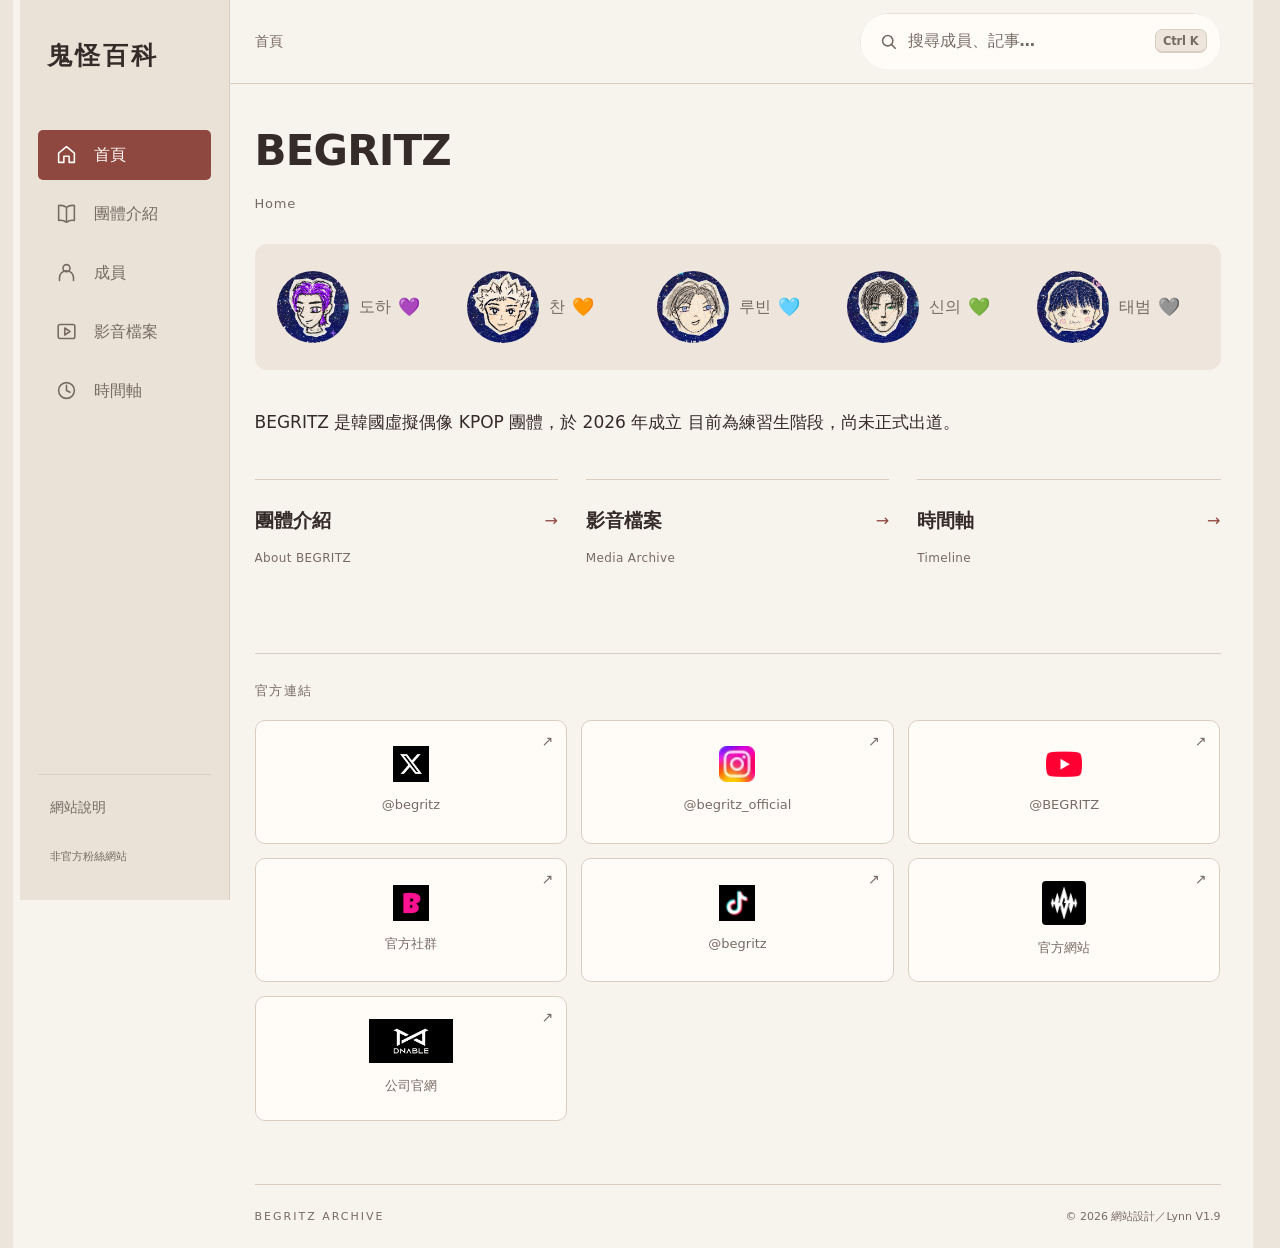
<file: index.html>
<!doctype html>
<html lang="zh-Hant" data-theme="warm"><head><meta charset="UTF-8"><meta name="viewport" content="width=device-width, initial-scale=1, viewport-fit=cover"><title>鬼怪百科-BEGRITZ STORE</title><link rel="stylesheet" href="style.css"><link rel="stylesheet" href="lucian.css"><link rel="stylesheet" href="enhancements.css"><link rel="stylesheet" href="release.css"><link rel="stylesheet" href="archive.css"><link rel="stylesheet" href="profile-pages.css"><link rel="stylesheet" href="editorial.css"><link rel="stylesheet" href="official-links.css"><link rel="stylesheet" href="topics.css"><link rel="stylesheet" href="topic-motion.css">
<meta name="description" content="BEGRITZ 非官方粉絲資料庫，整理團體介紹、成員資料、直播記事、影音檔案與時間軸。">
<link rel="canonical" href="https://ohlynnoh.github.io/begritzstore/">
<meta property="og:type" content="website">
<meta property="og:locale" content="zh_TW">
<meta property="og:site_name" content="鬼怪百科-BEGRITZ STORE">
<meta property="og:title" content="鬼怪百科-BEGRITZ STORE">
<meta property="og:description" content="BEGRITZ 非官方粉絲資料庫，整理團體介紹、成員資料、直播記事、影音檔案與時間軸。">
<meta property="og:url" content="https://ohlynnoh.github.io/begritzstore/">
<meta property="og:image" content="https://ohlynnoh.github.io/begritzstore/assets/share/begritz-banner-r3.jpg">
<meta property="og:image:secure_url" content="https://ohlynnoh.github.io/begritzstore/assets/share/begritz-banner-r3.jpg">
<meta property="og:image:type" content="image/jpeg">
<meta property="og:image:width" content="1707">
<meta property="og:image:height" content="282">
<meta property="og:image:alt" content="BEGRITZ 五位成員團體橫幅">
<meta name="twitter:card" content="summary_large_image">
<meta name="twitter:title" content="鬼怪百科-BEGRITZ STORE">
<meta name="twitter:description" content="BEGRITZ 非官方粉絲資料庫，整理團體介紹、成員資料、直播記事、影音檔案與時間軸。">
<meta name="twitter:image" content="https://ohlynnoh.github.io/begritzstore/assets/share/begritz-banner-r3.jpg">
<meta name="twitter:image:alt" content="BEGRITZ 五位成員團體橫幅">
<link rel="stylesheet" href="mobile-app.css">
<link rel="manifest" href="manifest.webmanifest">
<link rel="apple-touch-icon" href="assets/app-icon-192.png">
<meta name="theme-color" content="#eee7dd">
<meta name="apple-mobile-web-app-capable" content="yes">
</head>
<body><aside class="sidebar"><a class="wordmark" href="#/">鬼怪百科</a><nav id="navigation" aria-label="主要導覽"></nav><div class="sidebar-bottom"><a href="#/about">網站說明</a><small>非官方粉絲網站</small></div></aside><div class="workspace"><header><span id="breadcrumb">首頁</span><div class="search-slot"><div class="ux u046 is-closed" id="quick-palette">
  <div class="u046-pal">
    <label class="u046-field">
      <svg viewBox="0 0 24 24" aria-hidden="true"><circle cx="11" cy="11" r="6.5"/><path d="M16 16l4.5 4.5"/></svg>
      <input class="u046-in" type="text" role="combobox" aria-expanded="false" aria-autocomplete="list" autocomplete="off" spellcheck="false" placeholder="搜尋成員、記事…" aria-label="快速搜尋">
      <kbd class="u046-kbd u046-key">esc</kbd>
    </label>
    <div class="u046-body"><span class="u046-hl" aria-hidden="true"></span><ul class="u046-list" role="listbox" aria-label="搜尋結果"></ul></div>
    <div class="u046-foot" aria-hidden="true"><span><kbd class="u046-kbd">↑↓</kbd>移動</span><span><kbd class="u046-kbd">↵</kbd>開啟</span><span class="u046-done"></span></div>
  </div>
</div></div></header><main id="main" tabindex="-1"></main><footer><span>BEGRITZ ARCHIVE</span><span>© <span data-site-year>2026</span> 網站設計／Lynn V<span data-site-version>1.9</span></span></footer></div><dialog id="notice"><p id="notice-text"></p><button onclick="this.closest('dialog').close()">知道了</button></dialog><div class="ux u070" id="archive-notifications">
  
  <div class="u070-zone" role="region" aria-label="操作提示" tabindex="-1">
    <p class="u070-empty"></p>
    <div class="u070-live" aria-live="polite"></div>
  </div>
</div><script src="data.js"></script><script src="version.js"></script><script src="media-embed.js"></script><script src="topic-motion.js"></script><script src="app.js"></script><script src="lucian.js"></script><script src="ui.js" defer></script><button id="back-to-top" type="button" aria-label="回到頂端" title="回到頂端" hidden>↑</button></body></html>
</file>
<file: style.css>
:root{--canvas:#f7f3ed;--sidebar:#eae2d7;--line:#d8cec2;--ink:#352c29;--navy:#8f4840;--muted:#776b63;--link:#8f4840}*{box-sizing:border-box}body{margin:0;background:var(--canvas);color:var(--ink);font:16px/1.75 "Noto Sans TC","Microsoft JhengHei",system-ui,sans-serif}a{color:inherit;text-decoration:none}button,input,select,textarea{font:inherit}button,a,input,select,textarea{outline-offset:4px}button{cursor:pointer;border:1px solid var(--line);background:white;border-radius:5px;padding:8px 17px;color:var(--navy)}button:hover{background:#edf1f4}button.primary{background:var(--navy);color:white;border-color:var(--navy)}a:hover{color:var(--link)}.sidebar{position:fixed;inset:0 auto 0 0;width:238px;background:var(--sidebar);border-right:1px solid var(--line);padding:44px 22px;display:flex;flex-direction:column}.wordmark{font-size:25px;font-weight:700;letter-spacing:5px;margin:0 12px 48px}.wordmark span{display:block;font-size:10px;letter-spacing:4px;color:var(--muted);margin-top:4px}nav{display:grid;gap:9px}nav a{padding:11px 17px;border-radius:5px;color:#536273;display:flex;align-items:center;gap:17px}nav a.active{background:var(--navy);color:white}nav a b{font-weight:400;width:19px;text-align:center;font-size:19px}.sidebar-bottom{margin-top:auto;border-top:1px solid #cbd5de;padding:20px 12px 0;display:grid;gap:12px;font-size:14px;color:#536273}.sidebar-bottom a span{float:right}.sidebar-bottom small{font-size:11px;color:#798591;margin-top:15px}.workspace{margin-left:238px;min-height:100vh;display:flex;flex-direction:column}header{height:94px;border-bottom:1px solid #e1e6eb;padding:0 48px;display:flex;align-items:center;justify-content:space-between;gap:24px}#breadcrumb{color:var(--muted);font-size:14px}#search-form{display:flex;align-items:center;gap:12px;width:350px}#search-form>span{font-size:27px;color:#788795}input,select,textarea{border:1px solid var(--line);border-radius:5px;background:white;color:var(--ink);padding:10px 12px;width:100%}#global-search{border:0;background:transparent;padding:6px 0;font-size:14px}kbd{font:10px system-ui;color:#87919c;border:1px solid var(--line);border-radius:3px;padding:1px 5px}main{padding:48px;max-width:1500px;width:100%;margin:0 auto;flex:1}h1{font-size:32px;line-height:1.4;letter-spacing:.025em;margin:0 0 12px;font-weight:650}h2{font-size:20px;font-weight:650;margin:0}h3{font-size:17px;margin:0 0 7px}p{margin:0 0 16px}.muted{color:var(--muted);font-size:14px}.lead{margin-bottom:36px}.home-heading{display:flex;justify-content:space-between;align-items:flex-end;margin-bottom:34px}.home-heading p{margin:0}.small-mark{font-size:11px;letter-spacing:2px;color:#8a96a3}.member-strip{display:grid;grid-template-columns:repeat(5,1fr);padding:22px 0;border-top:1px solid var(--line);border-bottom:1px solid var(--line);margin-bottom:43px}.member-strip a{display:flex;justify-content:center;align-items:center;gap:10px;font-size:17px;border-right:1px solid var(--line)}.member-strip a:last-child{border:0}.heart{font-size:18px}.home-columns{display:grid;grid-template-columns:minmax(0,1.65fr) minmax(250px,1fr);gap:40px}.section-head{display:flex;align-items:center;justify-content:space-between;gap:20px;padding-bottom:17px;border-bottom:1px solid var(--line)}.section-head a{color:var(--link);font-size:13px}.empty{padding:50px 10px;text-align:center;color:#7c8793;font-size:14px}.empty strong{display:block;font-size:16px;font-weight:500;color:#5f6b79;margin-bottom:6px}.empty a{display:inline-block;margin-top:15px;color:var(--link);border-bottom:1px solid #b6c3cf}.home-side{border-left:1px solid #e0e5ea;padding-left:32px}.quick-links{display:grid;grid-template-columns:repeat(3,1fr);gap:26px;margin-top:46px;padding-top:27px;border-top:1px solid var(--line)}.quick-links a{font-size:15px}.quick-links span{float:right;color:#7d8b99}.intro{max-width:760px;margin-bottom:42px}.intro p{font-size:17px;line-height:2}.metadata{display:grid;grid-template-columns:150px 1fr;border-top:1px solid var(--line);margin-top:30px}.metadata dt,.metadata dd{margin:0;padding:17px 0;border-bottom:1px solid var(--line)}.metadata dt{color:var(--muted);font-size:14px}.members-list{margin-top:32px;border-top:1px solid var(--line)}.member-row{display:grid;grid-template-columns:45px 1fr auto;gap:15px;padding:24px 10px;align-items:center;border-bottom:1px solid var(--line)}.member-row .number{color:#94a0ad;font-size:12px}.member-row h2{font-size:21px}.member-page{display:grid;grid-template-columns:minmax(0,1fr) 180px;gap:60px}.article-section{margin-top:40px}.article-section>h2{padding-bottom:13px;border-bottom:1px solid var(--line)}.toc{padding-top:10px;font-size:14px;display:grid;align-content:start;gap:13px;position:sticky;top:25px;height:max-content;border-left:1px solid var(--line);padding-left:22px;color:var(--muted)}.filters{display:flex;align-items:center;gap:9px;flex-wrap:wrap;margin:26px 0}.filters button{padding:6px 13px;font-size:14px;background:transparent}.filters button.selected{background:var(--navy);color:white;border-color:var(--navy)}.filters select{width:130px;margin-left:auto;padding:6px 10px;font-size:14px}.list-row{display:block;border-bottom:1px solid var(--line);padding:19px 0}.list-row:hover{background:#eff3f6}.list-row .row-top{display:flex;gap:20px;justify-content:space-between;align-items:center}.list-row time{color:var(--muted);font-size:13px;white-space:nowrap}.list-row p{font-size:14px;color:var(--muted);margin:5px 0 0}.prose{white-space:pre-wrap;overflow-wrap:anywhere;line-height:1.95}.source{color:var(--link);font-size:13px}.tag{font-size:12px;color:var(--muted)}.admin-note{padding:12px 16px;border-left:3px solid #9daec0;background:#edf1f5;font-size:13px;color:#536273;margin:22px 0}.admin-toolbar{display:flex;gap:10px;justify-content:space-between;align-items:center;flex-wrap:wrap;margin:26px 0}.admin-toolbar>div{display:flex;gap:8px}.editor{max-width:850px}.form-grid{display:grid;grid-template-columns:1fr 1fr;gap:20px}.field{display:block;margin-bottom:20px;font-size:14px}.field>span{display:block;margin-bottom:7px;color:#536273}.field textarea{min-height:230px;resize:vertical}.actions{display:flex;gap:10px;justify-content:flex-end;padding-top:20px;border-top:1px solid var(--line)}.checkboxes{display:flex;gap:16px;flex-wrap:wrap;padding:7px 0}.checkboxes label{display:flex;align-items:center;gap:5px}.checkboxes input{width:auto}.admin-row{display:flex;justify-content:space-between;gap:20px;align-items:center;padding:18px 0;border-bottom:1px solid var(--line)}.admin-row button{font-size:13px;padding:5px 10px}.admin-row small{color:var(--muted);margin-left:14px}.player-wrap{position:relative;aspect-ratio:16/9;background:#151a22;overflow:hidden;border-radius:6px;margin:25px 0}.player-wrap iframe,.player-wrap #yt-player{width:100%;height:100%;border:0}.subtitle{position:absolute;bottom:12%;left:5%;width:90%;text-align:center;pointer-events:none;line-height:1.55;font-size:24px;color:white;white-space:pre-line}.subtitle span{background:rgba(0,0,0,.78);padding:3px 8px;box-decoration-break:clone;-webkit-box-decoration-break:clone}.subtitle:empty{display:none}.player-options{display:flex;gap:12px;align-items:center;font-size:14px}.player-options input{width:auto}footer{display:flex;justify-content:space-between;margin:25px 48px 0;padding:22px 0;border-top:1px solid var(--line);font-size:11px;color:#84909d}footer>span:first-child{letter-spacing:2px}dialog{max-width:450px;padding:28px;border:1px solid var(--line);border-radius:8px;background:var(--canvas)}dialog::backdrop{background:#29374d55}.search-summary{margin:24px 0}.delete{color:#94575a}.hidden{display:none!important}@media(max-width:1050px){.sidebar{width:200px;padding:35px 15px}.workspace{margin-left:200px}main{padding:34px}header{padding:0 34px}.home-columns{grid-template-columns:1.3fr 1fr;gap:25px}.home-side{padding-left:22px}.member-page{gap:30px;grid-template-columns:1fr 140px}}@media(max-width:700px){.sidebar{position:static;width:auto;padding:20px}.wordmark{margin:0 0 15px}.wordmark span,.sidebar-bottom{display:none}nav{display:flex;overflow:auto;gap:3px}nav a{padding:7px;font-size:13px;white-space:nowrap}nav a b{display:none}.workspace{margin-left:0}header{height:65px;padding:0 20px}#breadcrumb{display:none}main{padding:25px 20px}.home-columns,.member-page,.form-grid{grid-template-columns:1fr}.home-side{border:0;padding:0}.toc{display:none}.member-strip{gap:6px}.member-strip a{font-size:12px;gap:3px}.heart{font-size:14px}.quick-links{gap:10px}footer{margin:20px}.home-heading{align-items:start}.small-mark{display:none}}
:root{--surface:#fff;--subtle:#edf1f5;--hover:#eff3f6;--accent:var(--navy);--player:#151a22;--soft-line:#e0e5ea}
:root{--canvas:#f7f3ed;--sidebar:#eae2d7;--line:#d8cec2;--ink:#352c29;--navy:#8f4840;--muted:#776b63;--link:#8f4840;--surface:#fffcf8;--subtle:#eee6dc;--hover:#f0e8de;--accent:#8f4840;--player:#211b19;--soft-line:#e3d9cd}
input,select,textarea,button{background:var(--surface)}button:hover{background:var(--hover)}header,.home-side,.quick-links,footer{border-color:var(--line)}.sidebar-bottom{border-color:var(--line);color:var(--muted)}nav a{color:var(--muted)}nav a.active{color:var(--surface)}.wordmark span,.sidebar-bottom small,.empty,.empty strong,.field>span,.source,.tag,footer{color:var(--muted)}.list-row:hover{background:var(--hover)}.admin-note{background:var(--subtle);color:var(--muted);border-color:var(--line)}.player-wrap{background:var(--player)}.filters button.selected,button.primary{background:var(--navy);border-color:var(--navy);color:var(--surface)}.profile-source{font-size:12px;color:var(--muted);margin-top:13px}.metadata{grid-template-columns:125px 1fr}.member-article{padding:25px 0 10px}.member-article>.prose,.article-body>.prose{margin-bottom:22px}.member-article h3,.article-body h3{font-size:18px;margin:30px 0 12px}.member-article h3:first-child{margin-top:0}.member-article+.member-article{border-top:1px solid var(--line)}.member-pagination{display:flex;justify-content:space-between;gap:12px;flex-wrap:wrap;margin-top:35px;padding-top:22px;border-top:1px solid var(--line);font-size:14px}.member-page{max-width:1120px}.prose{font-size:16px}.toc a:hover{color:var(--link)}input:focus-visible,select:focus-visible,textarea:focus-visible,button:focus-visible,a:focus-visible{outline:2px solid var(--link)}
.article-list{padding-left:22px;margin:0 0 24px;line-height:1.95}.article-list li{padding:0 0 8px 3px}.source-details{margin:30px 0 12px;border-top:1px solid var(--line);padding-top:13px;font-size:13px;color:var(--muted)}.source-details summary{cursor:pointer}.source-details .prose{font-size:13px;margin-top:15px;line-height:1.8}.profile-source{max-width:680px}
html{background:#ebe5dc}body{width:min(100%,1240px);margin:0 auto;min-height:100vh}.sidebar{width:210px;left:max(0px,calc((100vw - 1240px)/2));padding:34px 18px}.wordmark{font-size:23px;letter-spacing:4px;margin-left:9px}.workspace{margin-left:210px}header{padding:0 32px;height:84px}main{max-width:none;padding:38px 32px}footer{margin-left:32px;margin-right:32px}.member-strip{padding:24px 0}.member-strip a{gap:10px;padding:0 8px;font-size:16px;justify-content:flex-start}.member-name{display:flex;gap:7px;align-items:center;white-space:nowrap}.avatar{width:56px;height:56px;border-radius:50%;object-fit:cover;display:block;flex-shrink:0;background:var(--sidebar)}.member-list-name{display:flex;align-items:center;gap:16px}.member-gallery{display:flex;gap:20px;margin:0 0 38px;align-items:flex-start;flex-wrap:wrap}.member-gallery img{width:240px;height:auto;max-width:calc((100% - 20px)/2);aspect-ratio:3/4;object-fit:contain;display:block;border-radius:5px}.member-page{max-width:none;grid-template-columns:minmax(0,1fr) 140px;gap:28px}.member-page .lead{margin-bottom:26px}.timeline-filters{display:flex;gap:20px;justify-content:space-between;align-items:center;flex-wrap:wrap;border-bottom:1px solid var(--line);padding-bottom:20px;margin-bottom:30px}.timeline-filters .filters{margin:0}.timeline-filters select{width:150px;padding:7px 10px;font-size:14px}.timeline-year{font-size:28px;font-weight:500;margin:30px 0 25px}.timeline-item{display:grid;grid-template-columns:80px 1fr;gap:24px;position:relative}.timeline-item>time{padding-top:1px;font-size:15px;color:var(--muted);font-variant-numeric:tabular-nums}.timeline-content{position:relative;border-left:1px solid var(--line);padding:0 0 36px 28px}.timeline-content:before{content:'';position:absolute;left:-5px;top:9px;width:9px;height:9px;border-radius:50%;background:var(--navy);box-shadow:0 0 0 5px var(--canvas)}.timeline-content h3{font-size:19px;line-height:1.6;margin-bottom:8px}.timeline-content .prose{font-size:15px;line-height:1.85;color:var(--muted);margin-bottom:10px}.timeline-source,.timeline-sources{font-size:13px;color:var(--link)}.timeline-sources summary{cursor:pointer}.timeline-sources a{display:block;margin:8px 0 0 0}.timeline-source:hover,.timeline-sources a:hover{text-decoration:underline}.timeline-content .muted{font-size:12px;margin-bottom:8px}.sidebar{overflow-y:auto}.home-columns{gap:28px}.home-side{padding-left:24px}@media(max-width:1150px) and (min-width:701px){.member-strip a{flex-direction:column;align-items:center;gap:9px}.member-page{grid-template-columns:minmax(0,1fr) 120px;gap:20px}.member-gallery img{width:220px}.avatar{width:52px;height:52px}}@media(max-width:700px){body{width:100%}.sidebar{position:static;width:auto;padding:20px}.workspace{margin-left:0}main{padding:25px 20px}header{padding:0 20px}.member-strip a{flex-direction:column;padding:0;gap:7px}.member-name{font-size:12px;gap:2px}.avatar{width:42px;height:42px}.member-page{grid-template-columns:1fr}.timeline-item{grid-template-columns:55px 1fr;gap:12px}.timeline-content{padding-left:20px}}
.timeline-profile{display:inline-block;font-size:13px;color:var(--link);margin-left:18px}.timeline-profile:hover{text-decoration:underline}
</file>
<file: lucian.css>
/* Lucian UX/UI Prompt #046 · MIT License (c) 2026 Seokwoooo · https://lucianlabs.dev/uxui-prompt/#046 */
/* Lucian UX/UI Prompt #039 · MIT License (c) 2026 Seokwoooo · https://lucianlabs.dev/uxui-prompt/#039 */
/* Lucian UX/UI Prompt #070 · MIT License (c) 2026 Seokwoooo · https://lucianlabs.dev/uxui-prompt/#070 */
.ux,.ux *,.ux *::before,.ux *::after{box-sizing:border-box}
.ux{
  font-family:"Pretendard Variable",Pretendard,-apple-system,BlinkMacSystemFont,"Apple SD Gothic Neo","Segoe UI",Roboto,"Noto Sans KR",sans-serif;
  color:var(--ux-ink);-webkit-font-smoothing:antialiased;letter-spacing:-.01em;
  -webkit-tap-highlight-color:transparent;
  word-break:keep-all;overflow-wrap:break-word;
}

:where(.ux) :is(button,input,textarea,select){font:inherit;color:inherit}
:where(.ux) button{cursor:pointer}
.ux :focus-visible{outline:2px solid var(--ux-accent);outline-offset:3px}
.ux [hidden]{display:none!important}

@media (prefers-reduced-motion:reduce){
  .ux,.ux *,.ux *::before,.ux *::after{
    animation-duration:.001ms!important;animation-iteration-count:1!important;
    transition-duration:.001ms!important;scroll-behavior:auto!important;
  }
}

:root{--ux-page:var(--canvas);--ux-surface:var(--surface);--ux-surface-2:#eee6dc;--ux-surface-3:#e4d8ca;--ux-ink:var(--ink);--ux-ink-2:#66584f;--ux-ink-3:var(--muted);--ux-line:#d8cec280;--ux-line-2:var(--line);--ux-accent:var(--navy);--ux-accent-2:#a97a53;--ux-accent-soft:#8f484014;--ux-accent-ink:#fffcf8;--ux-mint:#65705a;--ux-warn:#a77a40;--ux-danger:#a33d35;--ux-glass:#fffcf8;--ux-glass-line:var(--line);--ux-shadow:#352c2914;--ux-shadow-strong:#352c2938;--ux-ease:cubic-bezier(.2,.8,.2,1);--ux-spring:cubic-bezier(.34,1.45,.64,1)}.ux{font-family:inherit}

.u046{position:relative;width:360px;height:460px}
.u046-pal{position:absolute;left:0;right:0;top:0;height:100%;display:flex;flex-direction:column;border-radius:24px;background:var(--ux-surface);box-shadow:0 0 0 1px var(--ux-line),0 34px 60px -34px var(--ux-shadow-strong);clip-path:inset(0 0 0 0 round 24px);transition:clip-path .6s var(--ux-ease),box-shadow .5s}
.u046.is-closed .u046-pal{clip-path:inset(0 0 calc(100% - 56px) 0 round 28px);box-shadow:0 0 0 1px var(--ux-line-2),0 14px 26px -18px var(--ux-shadow-strong);transition:clip-path .5s var(--ux-ease),box-shadow .5s}
.u046-field{position:relative;display:flex;align-items:center;gap:10px;height:56px;flex:none;padding:0 14px 0 18px;border-bottom:1px solid var(--ux-line);cursor:text;transition:border-color .3s}
.u046.is-closed .u046-field{border-color:transparent;cursor:pointer}
.u046-field svg{width:19px;height:19px;flex:none;fill:none;stroke:var(--ux-ink-3);stroke-width:2;stroke-linecap:round}
.u046-in{flex:1;min-width:0;height:100%;border:0;padding:0;background:none;font:inherit;font-size:15.5px;font-weight:560;color:var(--ux-ink);outline:none}
.u046-in:focus-visible{outline:none}
.u046-in::placeholder{color:var(--ux-ink-3)}
.u046-kbd{display:inline-flex;align-items:center;height:24px;padding:0 7px;border-radius:7px;background:var(--ux-surface-2);box-shadow:inset 0 -1px 0 var(--ux-line-2);font-size:11.5px;font-weight:700;color:var(--ux-ink-3);font-family:inherit;white-space:nowrap}
.u046-field:focus-within{border-bottom-color:var(--ux-line)}
.u046-field:has(.u046-in:focus-visible){box-shadow:inset 0 -2px 0 var(--ux-accent)}
.u046-body{position:relative;flex:1;min-height:0;overflow-y:auto;scrollbar-width:none;overscroll-behavior:contain;padding:6px 8px;transition:opacity .3s}
.u046-body::-webkit-scrollbar{display:none}
.u046.is-closed .u046-body,.u046.is-closed .u046-foot{opacity:0}
.u046-hl{position:absolute;left:8px;right:8px;top:0;height:46px;border-radius:13px;background:var(--ux-accent-soft);box-shadow:inset 3px 0 0 var(--ux-accent);transform:translateY(var(--y,0));transition:transform .4s var(--ux-spring),opacity .2s;pointer-events:none}
.u046-list{position:relative;margin:0;padding:0;list-style:none}
.u046-g{padding:10px 10px 6px;font-size:11px;font-weight:800;letter-spacing:.08em;color:var(--ux-ink-3)}
.u046-op{display:flex;align-items:center;gap:12px;height:46px;padding:0 10px;border-radius:13px;font-size:14.5px;font-weight:620;color:var(--ux-ink-2);cursor:pointer;animation:u046-in .45s var(--ux-spring) backwards;animation-delay:calc(var(--i) * 28ms)}
.u046-op[aria-selected="true"]{color:var(--ux-ink)}
.u046-op mark{background:none;color:var(--ux-accent);font-weight:800}
.u046-ic{width:28px;height:28px;flex:none;border-radius:9px;display:grid;place-items:center;background:var(--c,var(--ux-surface-2));color:#fff}
.u046-ic svg{width:15px;height:15px;fill:none;stroke:currentColor;stroke-width:2;stroke-linecap:round;stroke-linejoin:round}
.u046-ic.plain{color:var(--ux-ink-2)}
.u046-op .u046-kbd{margin-left:auto}
.u046-empty{padding:40px 0;text-align:center;font-size:14px;color:var(--ux-ink-3)}
.u046-empty b{display:block;margin-bottom:4px;font-size:15px;color:var(--ux-ink)}
@keyframes u046-in{from{opacity:0;transform:translateY(8px)}}
.u046-foot{display:flex;align-items:center;gap:14px;height:44px;flex:none;padding:0 16px;border-top:1px solid var(--ux-line);font-size:12px;font-weight:600;color:var(--ux-ink-3);transition:opacity .3s}
.u046-foot .u046-kbd{height:20px;padding:0 5px;margin-right:4px;font-size:11px}
.u046-done{margin-left:auto;color:var(--ux-mint);font-weight:700;opacity:0;transform:translateY(4px);transition:opacity .3s,transform .4s var(--ux-spring)}
.u046-done.show{opacity:1;transform:none}


.u039{position:relative;width:340px;height:380px}
.u039-tabs{position:relative;display:flex;padding:5px;border-radius:999px;background:var(--ux-surface);box-shadow:0 0 0 1px var(--ux-line)}
.u039-pill{position:absolute;left:0;top:5px;bottom:5px;width:var(--w,80px);border-radius:999px;background:var(--ux-ink);transform:translateX(var(--x,5px));box-shadow:0 8px 16px -10px var(--ux-shadow-strong);transition:transform .5s var(--ux-spring),width .5s var(--ux-spring)}
.u039-tab{position:relative;flex:1;height:42px;border:0;padding:0;border-radius:999px;background:none;font-size:14px;font-weight:680;color:var(--ux-ink-2);white-space:nowrap;transition:color .35s var(--ux-ease)}
.u039-tab[aria-selected="true"]{color:var(--ux-page)}
.u039-tab:focus-visible{outline:2px solid var(--ux-accent);outline-offset:2px}
.u039-panel{position:relative;height:312px;margin-top:14px;overflow:hidden;border-radius:22px}
.u039-list{position:absolute;inset:0;margin:0;padding:0;list-style:none;display:flex;flex-direction:column;gap:8px}
.u039-row{display:flex;align-items:center;gap:12px;padding:10px;border-radius:18px;background:var(--ux-surface);box-shadow:0 0 0 1px var(--ux-line);transition:transform .55s var(--ux-spring),opacity .35s var(--ux-ease)}
.u039-art{position:relative;width:52px;height:52px;flex:none;border-radius:14px;background:var(--g);overflow:hidden}
.u039-art::after{content:"";position:absolute;inset:0;background:radial-gradient(circle at 30% 25%,rgba(255,255,255,.45),transparent 55%)}
.u039-row b{display:block;font-size:15px;font-weight:700;letter-spacing:-.02em}
.u039-row small{display:block;margin-top:3px;font-size:12.5px;color:var(--ux-ink-3)}
.u039-row em{margin-left:auto;font-style:normal;font-size:12.5px;font-weight:650;color:var(--ux-ink-3);font-variant-numeric:tabular-nums}
.u039-badge{margin-left:6px;padding:2px 6px;border-radius:6px;font-size:10.5px;font-weight:800;background:var(--ux-accent-soft);color:var(--ux-accent);vertical-align:2px}


.u070{position:relative;width:350px;height:370px}
.u070-btns{display:flex;flex-wrap:wrap;gap:6px}
.u070-btns button{height:38px;padding:0 14px;border:0;border-radius:999px;display:inline-flex;align-items:center;gap:6px;background:var(--ux-surface);box-shadow:0 0 0 1px var(--ux-line);font-size:13px;font-weight:720;color:var(--ux-ink);transition:transform .3s var(--ux-spring),box-shadow .3s}
.u070-btns button:hover{box-shadow:0 0 0 1px var(--ux-line-2),0 8px 16px -10px var(--ux-shadow-strong)}
.u070-btns button:active{transform:scale(.94)}
.u070-btns button:focus-visible{outline:2px solid var(--ux-accent);outline-offset:2px}
.u070-btns i{width:8px;height:8px;border-radius:50%;background:var(--c)}
.u070-zone{position:absolute;left:0;right:0;bottom:0;height:300px;outline:none}
.u070-t{position:absolute;left:0;right:0;bottom:0;display:flex;align-items:center;gap:12px;min-height:68px;padding:12px 12px 12px 14px;border-radius:20px;background:var(--ux-surface);box-shadow:0 0 0 1px var(--ux-line),0 16px 30px -18px var(--ux-shadow-strong);transform-origin:50% 100%;transform:translate(var(--dx,0px),var(--y,0px)) scale(var(--s,1));opacity:var(--o,1);transition:transform .5s var(--ux-spring),opacity .35s;touch-action:pan-y;user-select:none;-webkit-user-select:none}
.u070-t.drag{transition:none}
.u070-t.enter{transform:translateY(90px) scale(.9);opacity:0}
.u070-t.leave{transform:translate(var(--dx,0px),var(--y,0px)) scale(var(--s,1));opacity:0;pointer-events:none}
.u070-t.leave.side{transform:translate(calc(var(--dir,1) * 420px),var(--y,0px)) rotate(calc(var(--dir,1) * 8deg))}
.u070-t>*{transition:opacity .25s}
.u070-t.back>*{opacity:0}
.u070-ic{width:36px;height:36px;flex:none;border-radius:12px;display:grid;place-items:center;background:color-mix(in srgb,var(--c) 15%,transparent);color:var(--c)}
.u070-ic svg{width:18px;height:18px;fill:none;stroke:currentColor;stroke-width:2.4;stroke-linecap:round;stroke-linejoin:round}
.u070-ic i{width:18px;height:18px;border-radius:50%;border:2.5px solid currentColor;border-right-color:transparent;animation:u070-spin .7s linear infinite}
@keyframes u070-spin{to{transform:rotate(360deg)}}
.u070-tx{flex:1;min-width:0}
.u070-tx b{display:block;font-size:14px;font-weight:780;letter-spacing:-.02em}
.u070-tx small{display:block;margin-top:2px;font-size:12.5px;font-weight:600;color:var(--ux-ink-3);white-space:nowrap;overflow:hidden;text-overflow:ellipsis}
.u070-act{height:32px;padding:0 11px;border:0;border-radius:10px;background:var(--ux-surface-2);font-size:12.5px;font-weight:750;color:var(--ux-ink)}
.u070-x{width:30px;height:30px;flex:none;border:0;padding:0;border-radius:50%;display:grid;place-items:center;background:none;color:var(--ux-ink-3)}
.u070-x:hover{background:var(--ux-surface-2);color:var(--ux-ink)}
.u070-x svg{width:14px;height:14px;fill:none;stroke:currentColor;stroke-width:2.4;stroke-linecap:round}
.u070-act:focus-visible,.u070-x:focus-visible{outline:2px solid var(--ux-accent);outline-offset:1px}
.u070-bar{position:absolute;left:16px;right:16px;bottom:0;height:2px;border-radius:2px;background:var(--c);opacity:.5;transform-origin:0 50%;transform:scaleX(var(--left,1))}
.u070-live{position:absolute;width:1px;height:1px;overflow:hidden;clip:rect(0 0 0 0)}
.u070-empty{position:absolute;left:0;right:0;bottom:24px;text-align:center;font-size:13px;font-weight:650;color:var(--ux-ink-3);transition:opacity .3s}
</file>
<file: enhancements.css>
/* BEGRITZ adaptations: warm archive surfaces; Lucian element geometry stays in lucian.css. */
.search-slot{position:relative;width:360px;max-width:100%;height:56px;flex-shrink:1;z-index:30}.search-slot>.u046{position:absolute;inset:0 auto auto 0;max-width:100%}.u046-op>span:nth-child(2){overflow:hidden;text-overflow:ellipsis;white-space:nowrap}.u046-g{letter-spacing:0;font-size:12px}.u046-pal{isolation:isolate}.home-columns{grid-template-columns:minmax(0,1fr) 340px;gap:30px}.home-side{padding-left:0;border-left:0}.home-side .section-head{border:0;padding-bottom:20px}.home-side .u039{max-width:100%}.u039-art img{width:100%;height:100%;object-fit:cover;display:block}.u039-art:after{background:rgba(255,255,255,.025)}.archive-row-copy{flex:1;min-width:0}.u039-row b{font-size:14px;display:-webkit-box;-webkit-line-clamp:2;-webkit-box-orient:vertical;overflow:hidden;line-height:1.5}.u039-row small{font-size:11px}.u039-row em{font-size:11px;flex-shrink:0}.u039-row[role=link]{cursor:pointer}.u039-row[role=link]:focus-visible{outline:2px solid var(--ux-accent);outline-offset:-3px}.archive-event-mark{display:grid;place-items:center;height:100%;font-size:24px;color:var(--navy)}.home-heading h1{font-size:42px;letter-spacing:-.02em}.home-heading{margin-bottom:28px}.home-heading .muted{color:var(--muted)}.member-strip{border:0;background:#eee6dc;border-radius:12px;padding:22px 12px;margin-bottom:35px}.member-strip a{position:relative;border:0;padding:5px 10px;border-radius:9px}.member-strip a:hover,.member-strip a:focus-visible{background:var(--surface);color:var(--ink)}.member-strip a:nth-child(1){--member-accent:#9572ad}.member-strip a:nth-child(2){--member-accent:#c58a52}.member-strip a:nth-child(3){--member-accent:#79adbd}.member-strip a:nth-child(4){--member-accent:#84a37b}.member-strip a:nth-child(5){--member-accent:#9b9b9f}.member-strip .avatar{outline:2px solid transparent;outline-offset:4px}.member-strip a:hover .avatar,.member-strip a:focus-visible .avatar{outline-color:var(--member-accent)}.list-row{padding:17px 10px;border-bottom:0;margin:0 -10px;border-radius:7px}.list-row:hover{background:#eee6dc}.list-row h3{font-size:16px}.quick-links{padding-top:24px}.quick-links a{display:flex;justify-content:space-between;gap:15px;align-items:center}.quick-links a span{transition:transform .35s var(--ux-ease)}.quick-links a:hover span{transform:translate(3px,-2px)}.sidebar nav a:hover:not(.active){background:#f7f3ed;color:var(--ink)}.sidebar nav a.active{box-shadow:inset 3px 0 0 #cfa092}.sidebar .wordmark{margin-bottom:52px}.sidebar nav a b{font-family:system-ui,sans-serif}.timeline-content:before{transition:transform .4s var(--ux-spring)}.timeline-item:hover .timeline-content:before{transform:scale(1.3)}.timeline-item:hover .timeline-content h3{color:var(--navy)}.member-gallery img{background:var(--sidebar)}.article-section>h2{padding-bottom:12px}.u070{position:fixed;right:max(24px,calc((100vw - 1240px)/2 + 24px));bottom:24px;z-index:80;max-width:calc(100vw - 32px);pointer-events:none}.u070-zone{pointer-events:none}.u070-t{pointer-events:auto}.u070-empty{display:none}.u070-zone:empty{visibility:hidden}.sidebar-bottom{margin-top:auto}.home-columns .section-head a{font-size:13px}
@media(prefers-reduced-motion:no-preference){nav a,button,.member-strip a,.list-row{transition:background-color .25s var(--ux-ease),color .25s var(--ux-ease),transform .35s var(--ux-spring)}button:active{transform:scale(.98)}.member-strip .avatar{transition:transform .4s var(--ux-spring),outline-color .3s var(--ux-ease)}.member-strip a:hover .avatar{transform:translateY(-3px)}main>.home-heading,main>.lead{animation:archive-enter .45s var(--ux-ease) both}.member-gallery img{transition:transform .5s var(--ux-spring)}.member-gallery img:hover{transform:translateY(-4px)}@keyframes archive-enter{from{opacity:0;transform:translateY(8px)}to{opacity:1;transform:none}}}
@media(prefers-reduced-motion:reduce){*,*:before,*:after{scroll-behavior:auto!important;animation-duration:.001ms!important;animation-iteration-count:1!important;transition-duration:.001ms!important}.u046-op{animation:none!important}}
@media(max-width:1100px){.home-columns{grid-template-columns:minmax(0,1fr)}.home-side{padding-top:12px}.home-side .u039{margin:0 auto}.home-side .section-head{padding-bottom:18px}.member-strip a{padding:7px}.search-slot{width:340px}}
@media(max-width:700px){.home-heading h1{font-size:32px}.search-slot{width:min(360px,100%);margin-left:auto}.u046{width:100%}.member-strip{padding:14px 4px}.member-strip a{padding:3px}.member-name{font-size:12px}.home-columns{gap:24px}.u070{right:16px;bottom:16px}.quick-links{grid-template-columns:1fr;gap:20px}}
.search-slot>.u046{pointer-events:none}.u046-pal{pointer-events:auto}
.member-strip{grid-template-columns:repeat(var(--member-count,5),minmax(0,1fr))}.member-strip .avatar{width:72px;height:72px}.member-strip a[data-member="doha"]{--member-accent:#9572ad}.member-strip a[data-member="chan"]{--member-accent:#c58a52}.member-strip a[data-member="rubin"]{--member-accent:#79adbd}.member-strip a[data-member="sinui"]{--member-accent:#84a37b}.member-strip a[data-member="taebeom"]{--member-accent:#9b9b9f}.member-pagination.member-strip{display:grid;margin:38px 0 0;padding:22px 12px;border:0;gap:0}.member-strip a{min-width:0}.member-pagination.member-strip a{justify-content:center}.member-pagination .member-name{font-size:15px}@media(max-width:1150px){.member-strip .avatar{width:64px;height:64px}.member-pagination.member-strip a{flex-direction:column;gap:12px}}@media(max-width:700px){.member-strip .avatar{width:46px;height:46px}.member-pagination.member-strip{padding:17px 5px}.member-pagination .member-name{font-size:12px}}
</file>
<file: release.css>
/* BEGRITZ 1.0: aligned shell, moving selection and return-to-top. */
body{position:relative}.sidebar{left:max(0px,calc((100% - 1240px)/2))}.motion-group{position:relative;isolation:isolate}.motion-indicator{position:absolute;left:0;top:0;border-radius:5px;background:var(--navy);pointer-events:none;z-index:0;transition:transform .5s cubic-bezier(.34,1.45,.64,1),width .5s cubic-bezier(.34,1.45,.64,1),height .5s cubic-bezier(.34,1.45,.64,1)}.motion-group>a,.motion-group>button,.motion-group>select{position:relative;z-index:1}.sidebar #navigation a.active{background:transparent;box-shadow:none}.filters.motion-group button{background:transparent}.filters.motion-group button.selected{background:transparent;color:var(--surface);border-color:transparent}.filters.motion-group button:not(.selected):hover{background:#8f48400d}.top-marker{position:absolute;top:400px;left:0;width:1px;height:1px;pointer-events:none;opacity:0}#back-to-top{position:fixed;right:max(24px,calc((100% - 1240px)/2 + 24px));bottom:28px;width:48px;height:48px;display:grid;place-items:center;padding:0;border:0;border-radius:50%;background:var(--navy);color:var(--surface);font-size:23px;z-index:25;transition:transform .4s cubic-bezier(.34,1.45,.64,1),background-color .25s cubic-bezier(.2,.8,.2,1)}#back-to-top:hover{transform:translateY(-4px);background:#783c36}#back-to-top:active{transform:scale(.95)}#back-to-top[hidden]{display:none}button{transition:transform .35s cubic-bezier(.34,1.45,.64,1),background-color .25s cubic-bezier(.2,.8,.2,1),color .25s cubic-bezier(.2,.8,.2,1)}.member-gallery{scroll-margin-top:20px}@media(prefers-reduced-motion:reduce){.motion-indicator,#back-to-top{transition:none!important}}@media(max-width:700px){.sidebar{position:static;left:auto}#back-to-top{right:20px;bottom:20px}}
</file>
<file: archive.css>
/* Archive edition: warm palette, consistent icons and horizontal filters. */
.wordmark{letter-spacing:.12em;font-size:25px}#navigation b{display:inline-flex;align-items:center;justify-content:center;width:22px}#navigation svg{width:21px;height:21px;fill:none;stroke:currentColor;stroke-width:1.8;stroke-linecap:round;stroke-linejoin:round}.lead>p,.home-heading p{font-size:13px;letter-spacing:.06em;margin-top:8px}.official-section{margin-top:38px}.official-x{min-height:200px;max-height:480px;overflow:auto;background:#fffcf7;border:1px solid var(--line);border-radius:12px;padding:20px}.official-x iframe{max-width:100%!important}.official-youtube{display:block;width:100%;aspect-ratio:16/9;border:0;border-radius:12px;background:#eae2d7}.embed-fallback{font-size:12px;margin:10px 0}.timeline-year-box{border:1px solid var(--line);border-radius:12px;padding:24px 24px 0;margin:24px 0 32px}.timeline-year-box .timeline-year{margin:0 0 30px}.timeline-year-box .timeline-item:last-child{padding-bottom:28px}.media-toolbar{display:flex;gap:10px;margin:0 0 20px}.media-toolbar input{flex:1;min-width:0;background:#fffcf7;border:1px solid var(--line);border-radius:12px;padding:14px 16px;font:inherit;color:inherit}.media-toolbar select{border-radius:12px;min-width:100px}.media-filters{display:grid;gap:10px}.chip-row{display:flex;gap:8px;min-width:0;align-items:center}.chip-scroll.filters{display:flex;flex-wrap:nowrap;overflow-x:auto;scrollbar-width:thin;scrollbar-color:#d4c7bb transparent;gap:7px;margin:0;min-width:0;flex:1;padding:0 0 5px}.chip-scroll button{white-space:nowrap;flex-shrink:0;border-radius:999px;padding:8px 15px;font-size:14px}.chip-scroll .motion-indicator{border-radius:999px}.chip-next{flex:0 0 34px;width:34px;height:34px;border-radius:50%;padding:0;background:var(--navy);color:#fff;font-size:25px;line-height:1}.chip-next:disabled{opacity:.35;cursor:default}.chip-next[hidden]{display:none}.media-summary{display:flex;justify-content:space-between;align-items:center;border-bottom:1px solid var(--line);padding:17px 0;color:var(--muted);font-size:13px}.media-summary button{border:0;padding:5px 0;background:transparent;color:var(--navy);font-size:13px}.media-row{display:block;position:relative;padding:23px 48px 23px 0;border-bottom:1px solid var(--line);transition:background-color .2s}.media-row:hover{background:#8f484005}.media-row h2{font-size:17px;line-height:1.6;margin:0 0 3px}.media-row p{margin:0 0 9px;font-size:13px}.media-tags{display:flex;gap:6px;flex-wrap:wrap}.media-tags span{border:1px solid #d9c8ba;border-radius:5px;padding:1px 8px;color:#8f4840;font-size:12px}.media-open{position:absolute;right:12px;top:30px;color:var(--navy);font-size:20px}input:focus-visible,select:focus-visible,button:focus-visible,a:focus-visible{outline:2px solid var(--navy);outline-offset:3px}@media(max-width:700px){.timeline-year-box{padding:18px 12px 0}.media-toolbar input{width:100%}.chip-scroll button{padding:8px 12px}}
.media-toolbar select{width:100px;flex:0 0 100px}.media-toolbar input{width:auto;flex:1 1 auto}
</file>
<file: profile-pages.css>
/* One stable desktop shell for every route. */
html{overflow-y:scroll;scrollbar-gutter:stable}body{width:min(1240px,100%);margin-inline:auto}.sidebar{left:max(0px,calc((100% - 1240px)/2));width:210px}.workspace{margin-left:210px;min-width:0}header{height:84px;padding-inline:32px;flex-shrink:0}main{width:100%;max-width:none;padding:38px 32px;margin:0}.intro{max-width:none}.lead{margin-bottom:36px}.member-page{display:block}.member-page>div{width:100%}.member-page .lead{margin-bottom:36px}.toc{display:none}.group-body{width:100%}.page-updated{text-align:right;color:var(--muted);font-size:13px;margin:32px 0 20px}.home-intro{max-width:760px;font-size:17px;line-height:2;margin:32px 0}.home-entrances{display:grid;grid-template-columns:repeat(3,1fr);gap:28px;margin-top:40px}.home-entrances a{position:relative;border-top:1px solid var(--line);padding:24px 30px 24px 0}.home-entrances h2{font-size:19px;margin-bottom:6px}.home-entrances span{color:var(--muted);font-size:12px;letter-spacing:.03em}.home-entrances b{position:absolute;right:0;top:27px;font-weight:400;color:var(--navy);transition:transform .25s}.home-entrances a:hover b{transform:translateX(4px)}.group-gallery{max-width:100%;margin:0 0 34px}.group-photo-frame{width:100%;aspect-ratio:16/9;background:var(--sidebar);overflow:hidden;border-radius:8px;position:relative}.group-photo-frame img{width:100%;height:100%;position:absolute;inset:0;object-fit:contain;display:block}.group-photo-frame img[hidden]{display:none}.gallery-controls{display:flex;justify-content:center;align-items:center;gap:16px;margin-top:10px}.gallery-controls>button{border:0;background:transparent;font-size:27px;width:42px;height:42px;padding:0;line-height:1}.gallery-dots{display:flex;align-items:center;gap:0}.gallery-dots button{width:36px;height:36px;display:grid;place-items:center;border:0;background:transparent;padding:0}.gallery-dots span{display:block;width:8px;height:8px;border-radius:50%;background:#c8b9ac;transition:transform .25s,background-color .25s}.gallery-dots [aria-pressed=true] span{background:var(--navy);transform:scale(1.25)}.sr-only{position:absolute;width:1px;height:1px;padding:0;margin:-1px;overflow:hidden;clip:rect(0,0,0,0);white-space:nowrap;border:0}@media(max-width:700px){.sidebar{position:static;width:auto;left:auto}.workspace{margin-left:0}main{padding:25px 20px}header{padding-inline:20px}.home-entrances{grid-template-columns:1fr;gap:0}}
</file>
<file: editorial.css>
/* Shared editorial structure for the group and all five member profiles. */
.group-body,.member-article{--reading-space:40px}.editorial-block{margin:var(--reading-space) 0 0;padding-top:24px;border-top:1px solid var(--line)}.editorial-block>h3,.article-section>h2,#profile>h2{display:flex;align-items:center;gap:13px;color:var(--ink);font-size:21px;line-height:1.5;letter-spacing:.025em;font-weight:650;margin:0 0 22px;padding:0;border:0}.editorial-block>h3:before,.article-section>h2:before,#profile>h2:before{content:'';width:5px;height:23px;background:var(--navy);border-radius:2px;flex:0 0 auto}.editorial-content{line-height:1.95}.editorial-content>p{margin:0 0 14px;max-width:100%;overflow-wrap:anywhere}.intro-summary{font-size:18px;line-height:2;padding:24px 28px;background:#eee6dc;border-left:3px solid var(--navy);border-radius:0 8px 8px 0;white-space:pre-line;margin:0 0 30px}.member-article .editorial-block:first-child{margin-top:0}.article-section{margin-top:48px}.member-article+.member-article{margin-top:36px}.editorial-block[data-kind=role]{padding:24px 28px;background:#eee6dc;border-top:0;border-radius:8px}.editorial-block[data-kind=role] .editorial-content p:first-child{font-size:20px;font-weight:600;color:var(--navy)}.fact-rows{display:grid;gap:0}.fact-row{padding:16px 0;border-bottom:1px solid #e3d9cd;overflow-wrap:anywhere}.fact-row:first-child{padding-top:0}.fact-row:last-child{border-bottom:0;padding-bottom:0}.fact-row h4{font-size:16px;line-height:1.7;margin:0 0 7px;color:var(--navy);font-weight:600}.fact-row p{margin:0;font-size:16px;line-height:1.95}.editorial-block[data-kind=skills] .fact-rows{grid-template-columns:repeat(2,minmax(0,1fr));column-gap:32px}.editorial-block[data-kind=skills] .fact-row{padding:18px 0;border-top:1px solid #e3d9cd;border-bottom:0}.editorial-block[data-kind=objects] .fact-row{display:grid;grid-template-columns:165px minmax(0,1fr);gap:22px}.editorial-block[data-kind=objects] .fact-row>p:only-child{grid-column:1/-1}.role-roster{display:grid}.role-roster>a{display:grid;grid-template-columns:56px 115px minmax(0,1fr) 20px;align-items:center;gap:18px;padding:18px 0;border-bottom:1px solid var(--line)}.role-roster>a:first-child{padding-top:0}.role-roster>a:last-child{border:0;padding-bottom:0}.role-roster .avatar{width:52px;height:52px}.role-roster strong{font-size:17px}.role-roster>a>span{font-size:15px;line-height:1.8}.role-roster b{font-weight:400;color:var(--navy)}.metadata{margin-top:0;grid-template-columns:150px minmax(0,1fr)}.metadata dd{overflow-wrap:anywhere}.gallery-controls .gallery-toggle{font-size:13px;width:52px;border:1px solid var(--line);height:32px;margin-left:8px;border-radius:5px;color:var(--muted)}.gallery-toggle:hover{color:var(--navy);background:#eee6dc}.group-body>.intro-summary{background:none;border:0;padding:0;font-size:16px}.page-updated{border-top:1px solid var(--line);padding-top:18px;margin-top:42px}@media(max-width:700px){.editorial-block[data-kind=skills] .fact-rows{grid-template-columns:1fr}.editorial-block[data-kind=objects] .fact-row{grid-template-columns:1fr;gap:4px}.role-roster>a{grid-template-columns:44px 1fr 18px;gap:12px}.role-roster>a>span{grid-column:2;grid-row:2}.role-roster>a>b{grid-column:3;grid-row:1/3}.role-roster .avatar{width:42px;height:42px;grid-row:1/3}.intro-summary,.editorial-block[data-kind=role]{padding:20px}}
</file>
<file: official-links.css>
.official-links{margin-top:58px;padding-top:26px;border-top:1px solid var(--line)}.official-links>h2{font-size:13px;color:var(--muted);letter-spacing:.12em;font-weight:500;margin-bottom:17px}.official-link-grid{display:grid;grid-template-columns:repeat(3,minmax(0,1fr));gap:14px}.official-link-grid>a{position:relative;display:flex;flex-direction:column;align-items:center;justify-content:center;gap:12px;min-height:124px;border:1px solid var(--line);border-radius:10px;background:var(--surface);padding:22px 20px;transition:transform .25s,border-color .25s}.official-link-grid>a:hover{transform:translateY(-3px);border-color:var(--navy)}.official-link-grid img{display:block;width:36px;height:36px;object-fit:contain}.official-link-grid img[alt=BEGRITZ]{width:44px;height:44px;border-radius:4px}.official-link-grid>a>span:last-child{font-size:13px;color:var(--muted)}.official-external{position:absolute;right:13px;top:8px;color:var(--muted);font-size:14px}footer>span:last-child{letter-spacing:0;white-space:nowrap}@media(prefers-reduced-motion:reduce){.official-link-grid>a{transition:none}.official-link-grid>a:hover{transform:none}}@media(max-width:700px){.official-link-grid{grid-template-columns:repeat(2,minmax(0,1fr))}footer{gap:16px;flex-wrap:wrap}}

.official-link-grid img[alt="D:NABLE"]{width:96px;height:44px}
</file>
<file: topics.css>
/* Shared topic accordions and relationship tables. */
.profile-summary{font-size:17px;line-height:1.95;max-width:48em;margin:28px 0 32px}.profile-topics{margin-top:28px}.topic-section{border-top:1px solid var(--line);margin:0;scroll-margin-top:24px}.topic-section:last-child{border-bottom:1px solid var(--line)}.topic-section>summary{display:flex;align-items:center;justify-content:space-between;gap:24px;padding:24px 4px;cursor:pointer;list-style:none;transition:color .2s,background-color .2s}.topic-section>summary::-webkit-details-marker{display:none}.topic-section>summary h2{font-size:19px;line-height:1.5;font-weight:650;letter-spacing:.02em;margin:0;border:0;padding:0}.topic-section>summary:hover{color:var(--navy)}.topic-section>summary:focus-visible{outline:2px solid var(--navy);outline-offset:3px}.topic-chevron{width:9px;height:9px;border-right:1.5px solid currentColor;border-bottom:1.5px solid currentColor;transform:rotate(45deg);margin-right:8px;transition:transform .25s}.topic-section[open]>summary .topic-chevron{transform:rotate(225deg)}.topic-section[open]>summary{color:var(--navy)}.topic-content{padding:0 4px 28px;line-height:1.95}.topic-content>p{margin:0 0 18px}.topic-list{list-style:disc;padding-left:22px;margin:0}.topic-list li{padding-left:4px;margin:0 0 13px;max-width:100%;overflow-wrap:anywhere}.topic-list li:last-child{margin-bottom:0}.table-heading{font-size:16px;font-weight:650;margin:26px 0 14px}.combo-note{color:var(--muted);font-size:14px}.combo-scroll{overflow-x:auto;border:1px solid var(--line);border-radius:6px}.combo-scroll:focus-visible{outline:2px solid var(--navy)}.combo-matrix,.combo-multi{border-collapse:collapse;width:100%;font-size:14px;text-align:left;table-layout:fixed}.combo-matrix{min-width:800px}.combo-matrix th,.combo-matrix td,.combo-multi th,.combo-multi td{border-bottom:1px solid var(--line);border-right:1px solid var(--line);padding:16px 12px;vertical-align:top}.combo-matrix tr:last-child>*,.combo-multi tr:last-child>*{border-bottom:0}.combo-matrix tr>*:last-child,.combo-multi tr>*:last-child{border-right:0}.combo-matrix thead th,.combo-matrix tbody th,.combo-multi thead th{background:#eee6dc;font-weight:500}.combo-matrix .combo-member{flex-direction:column;align-items:flex-start;gap:5px}.combo-member{display:flex;align-items:center;gap:8px;font-size:12px;line-height:1.6;white-space:nowrap}.combo-member .avatar{width:38px;height:38px;min-width:38px}.combo-name{display:block;line-height:1.65}.combo-name+.combo-name{margin-top:12px}.combo-name small{display:block;color:var(--muted);font-size:12px;overflow-wrap:anywhere}.combo-diagonal,.combo-unused{background:rgba(120,100,80,.025)}.combo-diagonal,.combo-missing{color:var(--muted)}.combo-multi{min-width:610px}.combo-multi th:first-child{width:42%}.combo-multi .combo-name{display:inline-block;margin:0 22px 12px 0;vertical-align:top}.combo-members{display:flex;flex-wrap:wrap;gap:14px}.combo-multi .combo-member{flex-direction:column;align-items:flex-start;gap:5px}.timeline-item{grid-template-columns:108px minmax(0,1fr)}.timeline-item time{font-size:13px;font-variant-numeric:tabular-nums}.u039-row em{min-width:84px;white-space:nowrap}@media(max-width:700px){.topic-section>summary{padding:20px 2px}.topic-content{padding-inline:2px}.timeline-item{grid-template-columns:90px minmax(0,1fr)}}

.subtitle-archive-embed{width:100%;min-width:0}.archive-direct{text-align:right;font-size:12px;color:var(--muted);margin:16px 0 0}.archive-direct a:hover{color:var(--navy)}
</file>
<file: topic-motion.css>
/* Lucian UX/UI Prompt #044 · MIT License (c) 2026 Seokwoooo · https://lucianlabs.dev/uxui-prompt/#044 */
/* Lucian UX/UI Prompt #370 · MIT License (c) 2026 Seokwoooo · https://lucianlabs.dev/uxui-prompt/#370 */
.topic-section>summary:hover .topic-chevron{scale:1.1}.topic-section>summary:active .topic-chevron{scale:.9}.topic-chevron{transition:transform .5s cubic-bezier(.34,1.45,.64,1),scale .45s cubic-bezier(.34,1.45,.64,1)}.lucian-timeline{position:relative}.timeline-motion-line{position:absolute;width:3px;margin-left:-1px;background:var(--line);pointer-events:none;border-radius:3px}.timeline-motion-line i{position:absolute;inset:0;background:var(--navy);transform-origin:50% 0;transform:scaleY(var(--p,0));border-radius:3px}.timeline-motion-event .timeline-content{border-left-color:transparent}.timeline-motion-event .timeline-content:before{background:var(--canvas);box-shadow:0 0 0 3px var(--line);transition:background-color .3s,box-shadow .3s,transform .45s cubic-bezier(.34,1.45,.64,1);z-index:1}.timeline-motion-event.on .timeline-content:before{background:var(--navy);box-shadow:0 0 0 4px color-mix(in srgb,var(--navy) 25%,transparent);transform:scale(1.15)}.timeline-motion-event .timeline-content>*{opacity:0;transform:translateX(var(--enter-x,-24px));transition:opacity .4s,transform .6s cubic-bezier(.34,1.45,.64,1)}.timeline-motion-event.on .timeline-content>*{opacity:1;transform:none}.timeline-motion-event>time{position:relative;z-index:1}@media(prefers-reduced-motion:reduce){.topic-chevron{transition:none}.timeline-motion-event .timeline-content>*{opacity:1;transform:none;transition:none}.timeline-motion-event .timeline-content:before{transition:none}}
</file>
<file: mobile-app.css>
@media (max-width: 1100px) and (orientation: portrait), (max-width: 850px) {
  body { width: 100%; }
  .sidebar { position: static; width: auto; height: 0; padding: 0; border: 0; overflow: visible; }
  .sidebar .wordmark, .sidebar-bottom { display: none; }
  .workspace { margin-left: 0; padding-bottom: calc(65px + env(safe-area-inset-bottom)); }
  #navigation {
    position: fixed; z-index: 20; inset: auto 0 0;
    display: grid; grid-template-columns: repeat(5, minmax(0, 1fr)); gap: 0;
    padding: 4px env(safe-area-inset-right) calc(4px + env(safe-area-inset-bottom)) env(safe-area-inset-left);
    margin: 0; background: var(--sidebar); border-top: 1px solid var(--line);
  }
  #navigation a { min-width: 0; min-height: 52px; padding: 4px 1px; gap: 2px; display:flex; align-items:center; justify-content:center; flex-direction:column; font-size: 11px; white-space: nowrap; }
  #navigation svg { width: 20px; height: 20px; flex: none; }
  .workspace > header { padding-top: max(8px, env(safe-area-inset-top)); }
  #back-to-top { bottom: calc(73px + env(safe-area-inset-bottom)); }
  .u046-in { font-size: 16px; }
  .member-gallery { flex-wrap: nowrap; overflow-x: auto; scroll-snap-type: x mandatory; overscroll-behavior-inline: contain; padding-bottom: 8px; }
  .member-gallery img { flex: 0 0 auto; scroll-snap-align: start; width: min(72vw, 240px); max-width: none; }
  .topic-section summary { min-height: 44px; }
}
.mobile-combos { display: none; }
@media (max-width: 600px) {
  .mobile-combos { display: block; }
  .mobile-combos + .desktop-combos { display: none; }
  .mobile-combos label { display: grid; gap: 5px; }
  .mobile-combos select { min-height: 44px; font-size: 16px; width: 100%; }
  .mobile-combos li { margin-block: 10px; }
  .workspace > header { gap: 8px; }
  .workspace > header .search-slot { min-width: 0; width: min(68%,360px); }
}
@media (min-width: 701px) and (max-width: 1100px) {
  .member-page { display: block; }
  .member-page > div { display: grid; grid-template-columns: minmax(0,1fr) minmax(0,1fr); gap: 20px; align-items: start; }
  .member-page > div > :not(.member-gallery):not(#profile) { grid-column: 1 / -1; }
  .member-page .member-gallery { margin: 0; flex-wrap: nowrap; overflow-x: auto; scroll-snap-type: x mandatory; }
  .member-page .member-gallery img { max-width: none; width: min(85%,220px); flex: none; scroll-snap-align: start; }
  .member-page .toc { display: none; }
}
</file>
